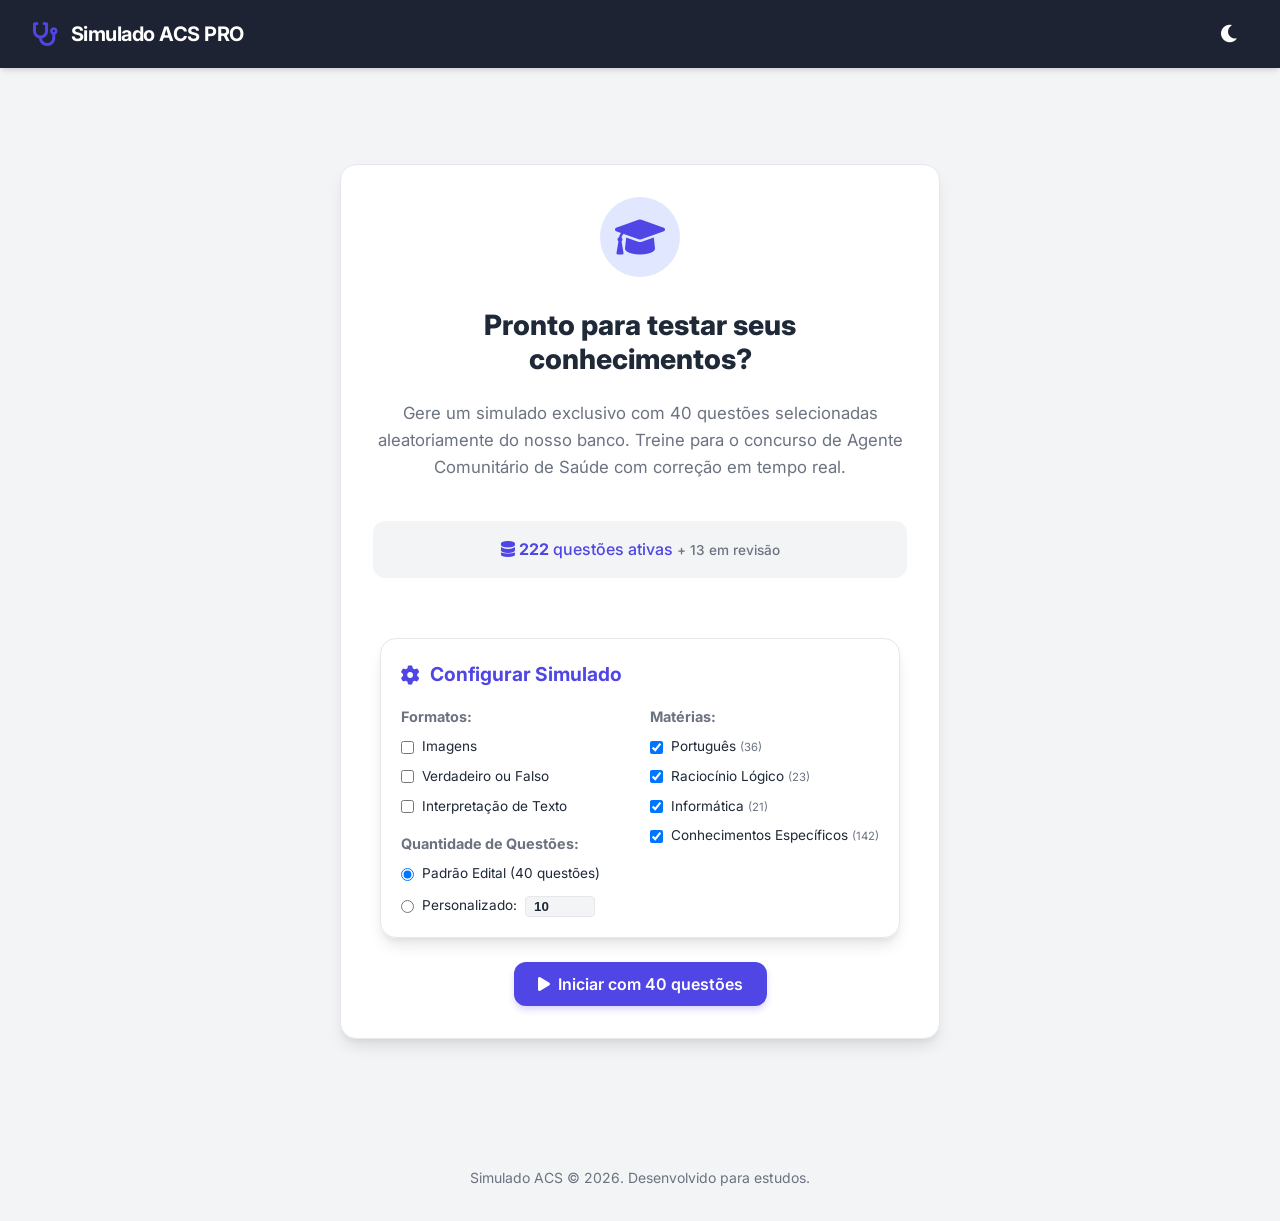
<file: index.html>
<!DOCTYPE html>
<html lang="pt-br">
<head>
    <meta charset="UTF-8">
    <meta name="viewport" content="width=device-width, initial-scale=1.0">
    <title>Simulado ACS | Concurso e Qualificação</title>
    <meta name="description" content="Plataforma de Simulado para Agente Comunitário de Saúde (ACS). Gere simulados aleatórios e teste seus conhecimentos com correção em tempo real.">
    <!-- Google Fonts -->
    <link href="https://fonts.googleapis.com/css2?family=Inter:wght@300;400;500;600;700&display=swap" rel="stylesheet">
    <!-- FontAwesome -->
    <link href="https://cdnjs.cloudflare.com/ajax/libs/font-awesome/6.0.0/css/all.min.css" rel="stylesheet">
    <!-- Main CSS -->
    <link rel="stylesheet" href="style.css?v=3">
</head>
<body>
    <header class="topbar">
        <div class="topbar-content">
            <i class="fa-solid fa-stethoscope logo-icon"></i>
            <span>Simulado ACS PRO</span>
        </div>
        <button id="theme-toggle" class="theme-toggle" aria-label="Alternar tema escuro">
            <i class="fa-solid fa-moon"></i>
        </button>
    </header>

    <main class="app-container">

        <!-- TELA INICIAL -->
        <section id="home" class="screen active fade-in">
            <div class="glass-card home-card">
                <div class="hero-icon">
                    <i class="fa-solid fa-graduation-cap"></i>
                </div>
                <h1>Pronto para testar seus conhecimentos?</h1>
                <p>Gere um simulado exclusivo com 40 questões selecionadas aleatoriamente do nosso banco. Treine para o concurso de Agente Comunitário de Saúde com correção em tempo real.</p>
                
                <div class="stats-container" id="stats">
                    <div class="stat-box">
                        <i class="fa-solid fa-spinner fa-spin"></i> Carregando banco de questões...
                    </div>
                </div>

                <!-- OPÇÕES DO SIMULADO AVANÇADAS -->
                <div class="quiz-options glass-card" style="margin-top: 20px; padding: 20px; text-align: left; background: rgba(255,255,255,0.05); border: 1px solid var(--option-border);">
                    <h3 style="font-size: 1.2rem; margin-bottom: 15px; color: var(--primary); display: flex; align-items: center; gap: 10px;">
                        <i class="fa-solid fa-gear"></i> Configurar Simulado
                    </h3>
                    
                    <div style="display: grid; grid-template-columns: 1fr 1fr; gap: 20px;">
                        <!-- Coluna 1: Tipos e Quantidade -->
                        <div>
                            <p style="font-weight: bold; font-size: 0.9rem; margin-bottom: 8px; color: var(--text-muted);">Formatos:</p>
                            <div style="display: grid; gap: 8px;">
                                <label class="option-check" style="display: flex; align-items: center; gap: 8px; cursor: pointer; font-size: 0.85rem;">
                                    <input type="checkbox" id="opt-images" style="accent-color: var(--primary);">
                                    <span>Imagens</span>
                                </label>

                                <label class="option-check" style="display: flex; align-items: center; gap: 8px; cursor: pointer; font-size: 0.85rem;">
                                    <input type="checkbox" id="opt-vf" style="accent-color: var(--primary);">
                                    <span>Verdadeiro ou Falso</span>
                                </label>
                                <label class="option-check" style="display: flex; align-items: center; gap: 8px; cursor: pointer; font-size: 0.85rem;">
                                    <input type="checkbox" id="opt-interpretação" style="accent-color: var(--primary);">
                                    <span>Interpretação de Texto</span>
                                </label>
                            </div>

                            <div style="margin-top: 15px;">
                                <p style="font-weight: bold; font-size: 0.9rem; color: var(--text-muted); margin-bottom: 8px;">Quantidade de Questões:</p>
                                <div style="display: flex; flex-direction: column; gap: 10px;">
                                    <label class="option-check" style="display: flex; align-items: center; gap: 8px; cursor: pointer; font-size: 0.85rem;">
                                        <input type="radio" name="mode-count" value="40" checked onchange="toggleCountMode()">
                                        <span>Padrão Edital (40 questões)</span>
                                    </label>
                                    <div id="count-warning" style="display: none; font-size: 0.75rem; color: #e53e3e; margin-left: 25px; margin-top: -5px; font-weight: bold;">
                                        <i class="fa-solid fa-circle-info"></i> O banco filtrado não atinge o mínimo de 40 questões.
                                    </div>
                                    <label class="option-check" style="display: flex; align-items: center; gap: 8px; cursor: pointer; font-size: 0.85rem;">
                                        <input type="radio" name="mode-count" value="custom" onchange="toggleCountMode()">
                                        <span>Personalizado:</span>
                                        <input type="number" id="opt-count" value="10" min="1" max="200" disabled style="width: 70px; padding: 2px 8px; border-radius: 4px; border: 1px solid var(--option-border); background: var(--bg-color); color: var(--text-color); font-weight: bold;">
                                    </label>
                                </div>
                            </div>
                        </div>

                        <!-- Coluna 2: Matérias -->
                        <div>
                            <p style="font-weight: bold; font-size: 0.9rem; margin-bottom: 8px; color: var(--text-muted);">Matérias:</p>
                            <div style="display: grid; gap: 8px;" id="subjects-filter">
                                <label class="option-check" style="display: flex; align-items: center; gap: 8px; cursor: pointer; font-size: 0.85rem;">
                                    <input type="checkbox" name="subject" value="Língua Portuguesa" checked> <span>Português <small id="count-pt">(0)</small></span>
                                </label>
                                <label class="option-check" style="display: flex; align-items: center; gap: 8px; cursor: pointer; font-size: 0.85rem;">
                                    <input type="checkbox" name="subject" value="Raciocínio Lógico" checked> <span>Raciocínio Lógico <small id="count-rl">(0)</small></span>
                                </label>
                                <label class="option-check" style="display: flex; align-items: center; gap: 8px; cursor: pointer; font-size: 0.85rem;">
                                    <input type="checkbox" name="subject" value="Informática Básica" checked> <span>Informática <small id="count-info">(0)</small></span>
                                </label>
                                <label class="option-check" style="display: flex; align-items: center; gap: 8px; cursor: pointer; font-size: 0.85rem;">
                                    <input type="checkbox" name="subject" value="Conhecimentos Específicos" checked> <span>Conhecimentos Específicos <small id="count-ce">(0)</small></span>
                                </label>
                            </div>
                        </div>
                    </div>
                </div>

                <button id="start-btn" onclick="startQuiz()" class="primary-btn btn-pulse" disabled>
                    <i class="fa-solid fa-play"></i> Iniciar Simulado
                </button>
            </div>
        </section>

        <!-- QUIZ -->
        <section id="quiz" class="screen">
            <div class="quiz-header glass-card">
                <div class="progress-container">
                    <div class="progress-bar" id="progress-bar"></div>
                </div>
                <div class="quiz-stats">
                    <span id="question-counter"><i class="fa-solid fa-list-ol"></i> 1/40</span>
                    <button class="danger-btn small-btn" onclick="location.reload()">
                        <i class="fa-solid fa-xmark"></i> Sair
                    </button>
                </div>
            </div>

            <!-- Painel de Navegação Dinâmico -->
            <div class="question-nav-grid" id="question-nav-grid"></div>

            <div id="quiz-content" class="quiz-content"></div>

            <div class="quiz-navigation">
                <button id="btn-prev" class="nav-btn" onclick="prevQuestion()" disabled>
                    <i class="fa-solid fa-arrow-left"></i> Anterior
                </button>
                <div class="nav-center">
                    <button id="btn-finish-early" class="danger-btn small-btn" onclick="confirmFinish()">
                        Encerrar Simulado
                    </button>
                </div>
                <button id="btn-next" class="nav-btn primary-btn" onclick="nextQuestion()">
                    Próxima <i class="fa-solid fa-arrow-right"></i>
                </button>
            </div>
        </section>

        <!-- RESULTADO -->
        <div id="result-modal" class="modal-overlay">
            <div class="modal-content glass-card zoom-in">
                <div class="result-icon" id="result-icon">
                    <i class="fa-solid fa-trophy"></i>
                </div>
                <h2 id="result-title">Resultado Final</h2>
                
                <!-- SVG Removido -->

                <div class="result-details">
                    <!-- Card de Pontuação Principal -->
                    <div style="background: var(--primary-light); padding: 30px; border-radius: var(--radius-lg); margin-bottom: 25px; border: 2px solid var(--primary); box-shadow: var(--shadow-md);">
                        <p style="font-size: 1.4rem; font-weight: 700; color: var(--primary); margin-bottom: 15px; text-transform: uppercase; letter-spacing: 1px;">
                            Sua Pontuação Final
                        </p>
                        <div style="font-size: 3.5rem; font-weight: 900; line-height: 1; margin-bottom: 10px; color: var(--text-color);">
                            <span id="score-correct">0</span> <span style="font-size: 1.5rem; opacity: 0.7;">/ <span id="score-total">0</span></span>
                        </div>
                        <p style="font-size: 1.1rem; color: var(--text-muted); font-weight: 600;">
                            Questões Respondidas: <strong id="answered-count">0</strong>/40 (<span id="answered-percentage">0%</span>)
                        </p>
                    </div>
                    
                    <div id="subject-breakdown" class="subject-breakdown" style="margin-top: 20px; text-align: left; background: rgba(0,0,0,0.03); padding: 20px; border-radius: var(--radius-md); border: 1px solid var(--option-border);">
                        <!-- Per-subject scores will be injected here -->
                    </div>
                </div>

                <div class="result-actions">
                    <button onclick="location.reload()" class="primary-btn w-100">
                        <i class="fa-solid fa-rotate-right"></i> Fazer Novo Simulado
                    </button>
                </div>
            </div>
        </div>

    </main>

    <footer class="footer">
        <p>Simulado ACS &copy; 2026. Desenvolvido para estudos.</p>
    </footer>

    <script src="app.js?v=7"></script>

</body>
</html>
</file>
<file: style.css>
/* =========================
   DESIGN TOKENS & BASE
========================= */

:root {
    /* Light Theme (Default) */
    --bg-color: #f3f4f6;
    --text-color: #1f2937;
    --text-muted: #6b7280;
    --card-bg: #ffffff;
    --card-border: #e5e7eb;
    
    --primary: #4f46e5;
    --primary-hover: #4338ca;
    --primary-light: #e0e7ff;
    
    --success: #10b981;
    --success-light: #d1fae5;
    --success-dark: #065f46;
    
    --danger: #ef4444;
    --danger-light: #fee2e2;
    --danger-dark: #991b1b;

    --warning: #f59e0b;
    
    --topbar-bg: rgba(17, 24, 39, 0.95);
    --topbar-text: #ffffff;
    
    --option-bg: #ffffff;
    --option-hover: #f9fafb;
    --option-border: #e5e7eb;
    
    --shadow-sm: 0 1px 2px 0 rgba(0, 0, 0, 0.05);
    --shadow-md: 0 4px 6px -1px rgba(0, 0, 0, 0.1), 0 2px 4px -1px rgba(0, 0, 0, 0.06);
    --shadow-lg: 0 10px 15px -3px rgba(0, 0, 0, 0.1), 0 4px 6px -2px rgba(0, 0, 0, 0.05);
    --shadow-glow: 0 0 20px rgba(79, 70, 229, 0.3);
    
    --radius-md: 12px;
    --radius-lg: 16px;
    --radius-full: 9999px;
    
    --transition: all 0.3s cubic-bezier(0.4, 0, 0.2, 1);
}

[data-theme="dark"] {
    --bg-color: #111827;
    --text-color: #f9fafb;
    --text-muted: #9ca3af;
    --card-bg: rgba(31, 41, 55, 0.85);
    --card-border: rgba(75, 85, 99, 0.4);
    
    --primary: #6366f1;
    --primary-hover: #818cf8;
    --primary-light: rgba(99, 102, 241, 0.2);
    
    --success: #10b981;
    --success-light: rgba(16, 185, 129, 0.2);
    --success-dark: #34d399;
    
    --danger: #ef4444;
    --danger-light: rgba(239, 68, 68, 0.2);
    --danger-dark: #f87171;
    
    --topbar-bg: rgba(17, 24, 39, 0.95);
    
    --option-bg: #374151;
    --option-hover: #4b5563;
    --option-border: #4b5563;
    
    --shadow-md: 0 4px 6px -1px rgba(0, 0, 0, 0.3);
    --shadow-lg: 0 10px 15px -3px rgba(0, 0, 0, 0.5);
}

* {
    margin: 0;
    padding: 0;
    box-sizing: border-box;
}

body {
    font-family: 'Inter', sans-serif;
    background-color: var(--bg-color);
    color: var(--text-color);
    line-height: 1.6;
    min-height: 100vh;
    display: flex;
    flex-direction: column;
    overflow-x: hidden;
    transition: background-color 0.4s ease, color 0.4s ease;
}

/* =========================
   HEADER & FOOTER
========================= */

.topbar {
    background: var(--topbar-bg);
    color: var(--topbar-text);
    padding: 1rem 2rem;
    display: flex;
    justify-content: space-between;
    align-items: center;
    position: sticky;
    top: 0;
    z-index: 100;
    box-shadow: var(--shadow-md);
}

.topbar-content {
    display: flex;
    align-items: center;
    gap: 0.75rem;
    font-size: 1.25rem;
    font-weight: 700;
    letter-spacing: -0.5px;
}

.logo-icon {
    color: var(--primary);
    font-size: 1.5rem;
}

.theme-toggle {
    background: transparent;
    border: none;
    color: var(--topbar-text);
    font-size: 1.25rem;
    cursor: pointer;
    padding: 0.5rem;
    border-radius: 50%;
    transition: var(--transition);
}

.theme-toggle:hover {
    background: rgba(255, 255, 255, 0.1);
    transform: rotate(15deg);
}

.footer {
    text-align: center;
    padding: 2rem;
    color: var(--text-muted);
    font-size: 0.875rem;
    margin-top: auto;
}

/* =========================
   UTILITIES & COMPONENTS
========================= */

.app-container {
    max-width: 800px;
    margin: 0 auto;
    padding: 2rem 1rem;
    flex-grow: 1;
    width: 100%;
}

.glass-card {
    background: var(--card-bg);
    border: 1px solid var(--card-border);
    border-radius: var(--radius-lg);
    box-shadow: var(--shadow-lg);
    padding: 2rem;
}

/* Buttons */
button {
    font-family: inherit;
    display: inline-flex;
    align-items: center;
    justify-content: center;
    gap: 0.5rem;
    padding: 0.75rem 1.5rem;
    border: none;
    border-radius: var(--radius-md);
    font-weight: 600;
    font-size: 1rem;
    cursor: pointer;
    transition: var(--transition);
}

button:disabled {
    opacity: 0.6;
    cursor: not-allowed;
    transform: none !important;
    box-shadow: none !important;
}

.primary-btn {
    background: var(--primary);
    color: white;
    box-shadow: 0 4px 6px rgba(79, 70, 229, 0.2);
}

.primary-btn:hover:not(:disabled) {
    background: var(--primary-hover);
    transform: translateY(-2px);
    box-shadow: var(--shadow-glow);
}

.success-btn {
    background: var(--success);
    color: white;
}

.success-btn:hover:not(:disabled) {
    filter: brightness(1.1);
    transform: translateY(-2px);
    box-shadow: 0 4px 12px rgba(16, 185, 129, 0.3);
}

.danger-btn {
    background: transparent;
    color: var(--danger);
    border: 1px solid var(--danger);
}

.danger-btn:hover:not(:disabled) {
    background: var(--danger-light);
}

.small-btn {
    padding: 0.4rem 0.8rem;
    font-size: 0.875rem;
    border-radius: var(--radius-md);
}

.w-100 {
    width: 100%;
}

.btn-pulse {
    animation: pulse 2s infinite;
}

@keyframes pulse {
    0% { box-shadow: 0 0 0 0 rgba(79, 70, 229, 0.4); }
    70% { box-shadow: 0 0 0 10px rgba(79, 70, 229, 0); }
    100% { box-shadow: 0 0 0 0 rgba(79, 70, 229, 0); }
}

/* Screens */
.screen {
    display: none;
    opacity: 0;
    transition: opacity 0.4s ease;
}

.screen.active {
    display: block;
    opacity: 1;
}

/* Animations */
.fade-in {
    animation: fadeIn 0.6s ease-out forwards;
}

.slide-up {
    animation: slideUp 0.5s ease-out forwards;
}

.zoom-in {
    animation: zoomIn 0.4s cubic-bezier(0.175, 0.885, 0.32, 1.275) forwards;
}

@keyframes fadeIn {
    from { opacity: 0; }
    to { opacity: 1; }
}

@keyframes slideUp {
    from { opacity: 0; transform: translateY(20px); }
    to { opacity: 1; transform: translateY(0); }
}

@keyframes zoomIn {
    from { opacity: 0; transform: scale(0.9); }
    to { opacity: 1; transform: scale(1); }
}

/* =========================
   HOME SCREEN
========================= */

.home-card {
    text-align: center;
    max-width: 600px;
    margin: 4rem auto;
    display: flex;
    flex-direction: column;
    align-items: center;
    gap: 1.5rem;
}

.hero-icon {
    width: 80px;
    height: 80px;
    background: var(--primary-light);
    color: var(--primary);
    border-radius: 50%;
    display: flex;
    align-items: center;
    justify-content: center;
    font-size: 2.5rem;
    margin-bottom: 0.5rem;
}

.home-card h1 {
    font-size: 1.75rem;
    font-weight: 800;
    line-height: 1.2;
    color: var(--text-color);
}

.home-card p {
    color: var(--text-muted);
    font-size: 1.05rem;
}

.stats-container {
    background: var(--bg-color);
    padding: 1rem 1.5rem;
    border-radius: var(--radius-md);
    margin: 1rem 0;
    width: 100%;
    font-weight: 500;
    color: var(--primary);
}

/* =========================
   QUIZ SCREEN
========================= */

.quiz-header {
    margin-bottom: 2rem;
    padding: 1.5rem;
    position: sticky;
    top: 70px;
    z-index: 90;
}

.progress-container {
    height: 8px;
    background: var(--option-border);
    border-radius: var(--radius-full);
    margin-bottom: 1rem;
    overflow: hidden;
}

.progress-bar {
    height: 100%;
    background: linear-gradient(90deg, var(--primary), #8b5cf6);
    width: 0%;
    transition: width 0.3s ease;
    border-radius: var(--radius-full);
}

.quiz-stats {
    display: flex;
    justify-content: space-between;
    align-items: center;
}

#question-counter {
    font-weight: 700;
    color: var(--primary);
    font-size: 1.1rem;
}

/* Question Component */
.question-card {
    background: var(--card-bg);
    border: 1px solid var(--card-border);
    border-radius: var(--radius-lg);
    padding: 2rem;
    margin-bottom: 1.5rem;
    box-shadow: var(--shadow-md);
    transition: var(--transition);
}

.question-card:hover {
    box-shadow: var(--shadow-lg);
    border-color: var(--primary-light);
}

.question-card h3 {
    display: inline-block;
    background: var(--primary-light);
    color: var(--primary);
    padding: 0.25rem 0.75rem;
    border-radius: var(--radius-md);
    font-size: 0.875rem;
    font-weight: 700;
    text-transform: uppercase;
    letter-spacing: 0.5px;
    margin-bottom: 1rem;
}

.question-text {
    font-size: 1.15rem;
    font-weight: 500;
    margin-bottom: 1.5rem;
    color: var(--text-color);
    white-space: pre-line;
    line-height: 1.6;
}

/* Options */
.options-grid {
    display: flex;
    flex-direction: column;
    gap: 0.75rem;
    margin-bottom: 1.5rem;
}

.option-label {
    position: relative;
    display: flex;
    align-items: flex-start;
    padding: 1rem;
    border: 2px solid var(--option-border);
    border-radius: var(--radius-md);
    background: var(--option-bg);
    cursor: pointer;
    transition: var(--transition);
}

.option-label:hover:not(.disabled) {
    border-color: var(--primary);
    background: var(--primary-light);
}

.option-label.selected {
    border-color: var(--primary);
    background: var(--primary-light);
}

.option-label input[type="radio"] {
    position: absolute;
    opacity: 0;
}

.option-content {
    display: flex;
    gap: 1rem;
    width: 100%;
}

.option-letter {
    font-weight: 700;
    color: var(--primary);
    background: var(--bg-color);
    width: 28px;
    height: 28px;
    display: flex;
    align-items: center;
    justify-content: center;
    border-radius: 6px;
    flex-shrink: 0;
}

.option-text {
    flex-grow: 1;
    padding-top: 2px;
}

/* Feedback Box */
.feedback-box {
    margin-top: 1.5rem;
    padding: 1.25rem;
    border-radius: var(--radius-md);
    display: none;
    animation: slideUp 0.3s ease;
}

.feedback-box.show {
    display: block;
}

.feedback-ok {
    background: var(--success-light);
    border-left: 4px solid var(--success);
    color: var(--success-dark);
}

.feedback-bad {
    background: var(--danger-light);
    border-left: 4px solid var(--danger);
    color: var(--danger-dark);
}

.feedback-header {
    display: flex;
    align-items: center;
    gap: 0.5rem;
    font-weight: 700;
    margin-bottom: 0.5rem;
    font-size: 1.1rem;
}

.feedback-correct-answer {
    font-weight: 600;
    margin-bottom: 0.5rem;
}

.feedback-comment {
    font-size: 0.95rem;
    opacity: 0.9;
}

.quiz-navigation {
    display: flex;
    justify-content: space-between;
    align-items: center;
    margin-top: 1.5rem;
    padding: 1rem 0;
    gap: 1rem;
}

.nav-btn {
    min-width: 140px;
    font-size: 1rem;
    padding: 0.8rem 1rem;
}

.nav-center {
    display: flex;
    justify-content: center;
}

@media (max-width: 500px) {
    .quiz-navigation {
        flex-direction: column-reverse;
    }
    .nav-btn {
        width: 100%;
    }
    .nav-center {
        width: 100%;
        margin-bottom: 0.5rem;
    }
    .nav-center button {
        width: 100%;
    }
}

/* =========================
   RESULT MODAL
========================= */

.modal-overlay {
    position: fixed;
    top: 0;
    left: 0;
    width: 100%;
    height: 100%;
    background: rgba(0, 0, 0, 0.6);
    backdrop-filter: blur(5px);
    display: none;
    align-items: center;
    justify-content: center;
    z-index: 1000;
}

.modal-overlay.active {
    display: flex;
}

.modal-content {
    width: 95%;
    max-width: 550px;
    text-align: center;
    padding: 3rem 2.5rem;
}

.result-icon {
    font-size: 3rem;
    margin-bottom: 1rem;
    color: var(--warning);
}

#result-title {
    font-size: 1.5rem;
    font-weight: 800;
    margin-bottom: 1.5rem;
}

/* Circular Chart */
.score-circle {
    width: 150px;
    margin: 0 auto 1.5rem auto;
}

.circular-chart {
    display: block;
    margin: 0 auto;
    max-width: 80%;
    max-height: 250px;
}

.circle-bg {
    fill: none;
    stroke: var(--option-border);
    stroke-width: 3.8;
}

.circle {
    fill: none;
    stroke-width: 2.8;
    stroke-linecap: round;
    transition: stroke-dasharray 1.5s ease-out;
}

.percentage {
    fill: var(--text-color);
    font-family: 'Inter', sans-serif;
    font-size: 0.5em;
    text-anchor: middle;
    font-weight: 700;
}

.result-details {
    margin-bottom: 2rem;
}

.acertos-text {
    font-size: 1.1rem;
    color: var(--text-muted);
}

.acertos-text strong {
    color: var(--text-color);
    font-size: 1.2rem;
}

/* Responsive */
@media (max-width: 600px) {
    .topbar {
        padding: 1rem;
    }
    .app-container {
        padding: 1rem;
    }
    .question-card {
        padding: 1.5rem;
    }
    .quiz-header {
        padding: 1rem;
        top: 60px;
    }
}

/* =========================
   QUESTION NAVIGATION GRID
========================= */

.question-nav-grid {
    display: grid;
    grid-template-columns: repeat(10, 1fr);
    gap: 4px;
    margin-bottom: 15px;
    background: var(--card-bg);
    padding: 10px;
    border-radius: var(--radius-md);
    border: 1px solid var(--card-border);
    box-shadow: var(--shadow-sm);
}

.question-nav-btn {
    width: 100%;
    aspect-ratio: 1;
    border: 1px solid var(--option-border);
    border-radius: 4px;
    background: var(--bg-color);
    color: var(--text-color);
    font-weight: 600;
    font-size: 0.75rem;
    cursor: pointer;
    transition: var(--transition);
    display: flex;
    align-items: center;
    justify-content: center;
}

.question-nav-btn:hover {
    background: var(--primary-light);
}

.question-nav-btn.answered {
    background: var(--primary);
    color: white;
    border-color: var(--primary);
}

.question-nav-btn.active {
    border: 2px solid var(--text-color);
    transform: scale(1.1);
    box-shadow: 0 0 8px rgba(0,0,0,0.2);
    z-index: 2;
}

@media (max-width: 600px) {
    .question-nav-grid {
        grid-template-columns: repeat(8, 1fr);
        gap: 5px;
        padding: 10px;
    }
}

/* Question Images */
.question-image-container {
    width: 100%;
    margin: 15px 0;
    text-align: center;
}

.question-image {
    max-width: 100%;
    max-height: 400px;
    border-radius: var(--radius-md);
    border: 3px solid white;
    box-shadow: var(--shadow-md);
    cursor: pointer;
    transition: var(--transition);
}

.question-image:hover {
    transform: scale(1.02);
}

@media (max-width: 600px) {
    .question-image {
        max-height: 250px;
    }
}

.tag-badge {
    font-size: 0.7rem;
    background: var(--primary-light);
    color: var(--primary);
    padding: 2px 8px;
    border-radius: 12px;
    font-weight: 700;
    text-transform: uppercase;
    border: 1px solid var(--primary);
}

.report-btn {
    background: transparent;
    border: 1px solid var(--option-border);
    color: var(--text-muted);
    padding: 5px 12px;
    border-radius: var(--radius-md);
    font-size: 0.8rem;
    cursor: pointer;
    transition: var(--transition);
    display: flex;
    align-items: center;
    gap: 5px;
}

.report-btn:hover {
    background: #fff5f5;
    color: #e53e3e;
    border-color: #feb2b2;
}
@media (max-width: 400px) {
    .question-nav-grid {
        grid-template-columns: repeat(5, 1fr);
    }
}
</file>
